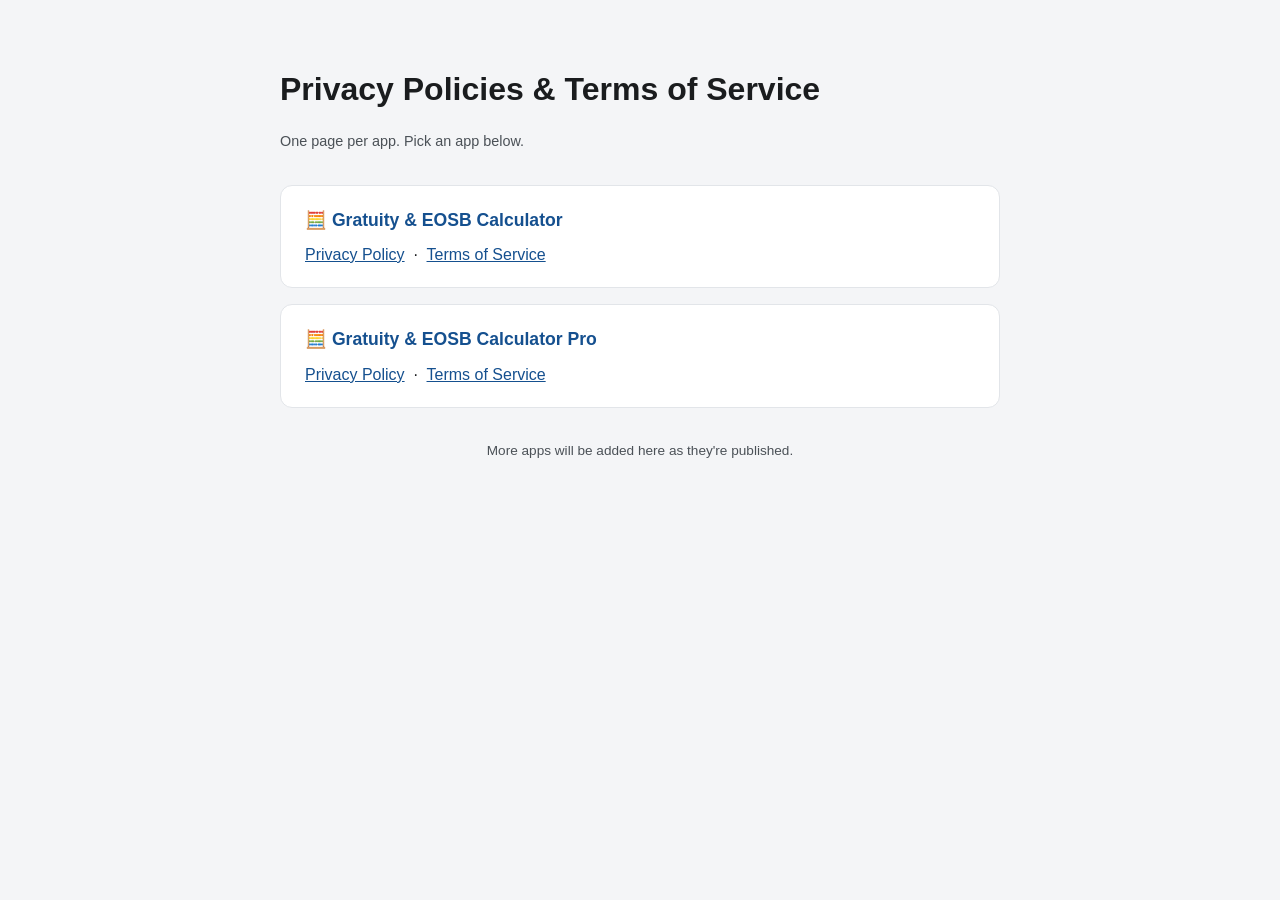
<file: index.html>
<!doctype html>
<html lang="en">
<head>
  <meta charset="utf-8" />
  <meta name="viewport" content="width=device-width, initial-scale=1" />
  <title>Privacy Policies &amp; Terms of Service</title>
  <meta name="description" content="Privacy Policy and Terms of Service pages for all apps." />
  <link rel="stylesheet" href="assets/style.css" />
</head>
<body>
  <div class="page">
    <h2 class="doc-title">Privacy Policies &amp; Terms of Service</h2>
    <p class="meta">One page per app. Pick an app below.</p>

    <section>
      <h2>🧮 Gratuity &amp; EOSB Calculator</h2>
      <p>
        <a href="gratuity-eosb-calculator/privacy-policy.html">Privacy Policy</a>
        &nbsp;·&nbsp;
        <a href="gratuity-eosb-calculator/terms-of-service.html">Terms of Service</a>
      </p>
    </section>

    <section>
      <h2>🧮 Gratuity &amp; EOSB Calculator Pro</h2>
      <p>
        <a href="gratuity-eosb-calculator-pro/privacy-policy.html">Privacy Policy</a>
        &nbsp;·&nbsp;
        <a href="gratuity-eosb-calculator-pro/terms-of-service.html">Terms of Service</a>
      </p>
    </section>

    <p class="footer-note">More apps will be added here as they're published.</p>
  </div>
</body>
</html>
</file>
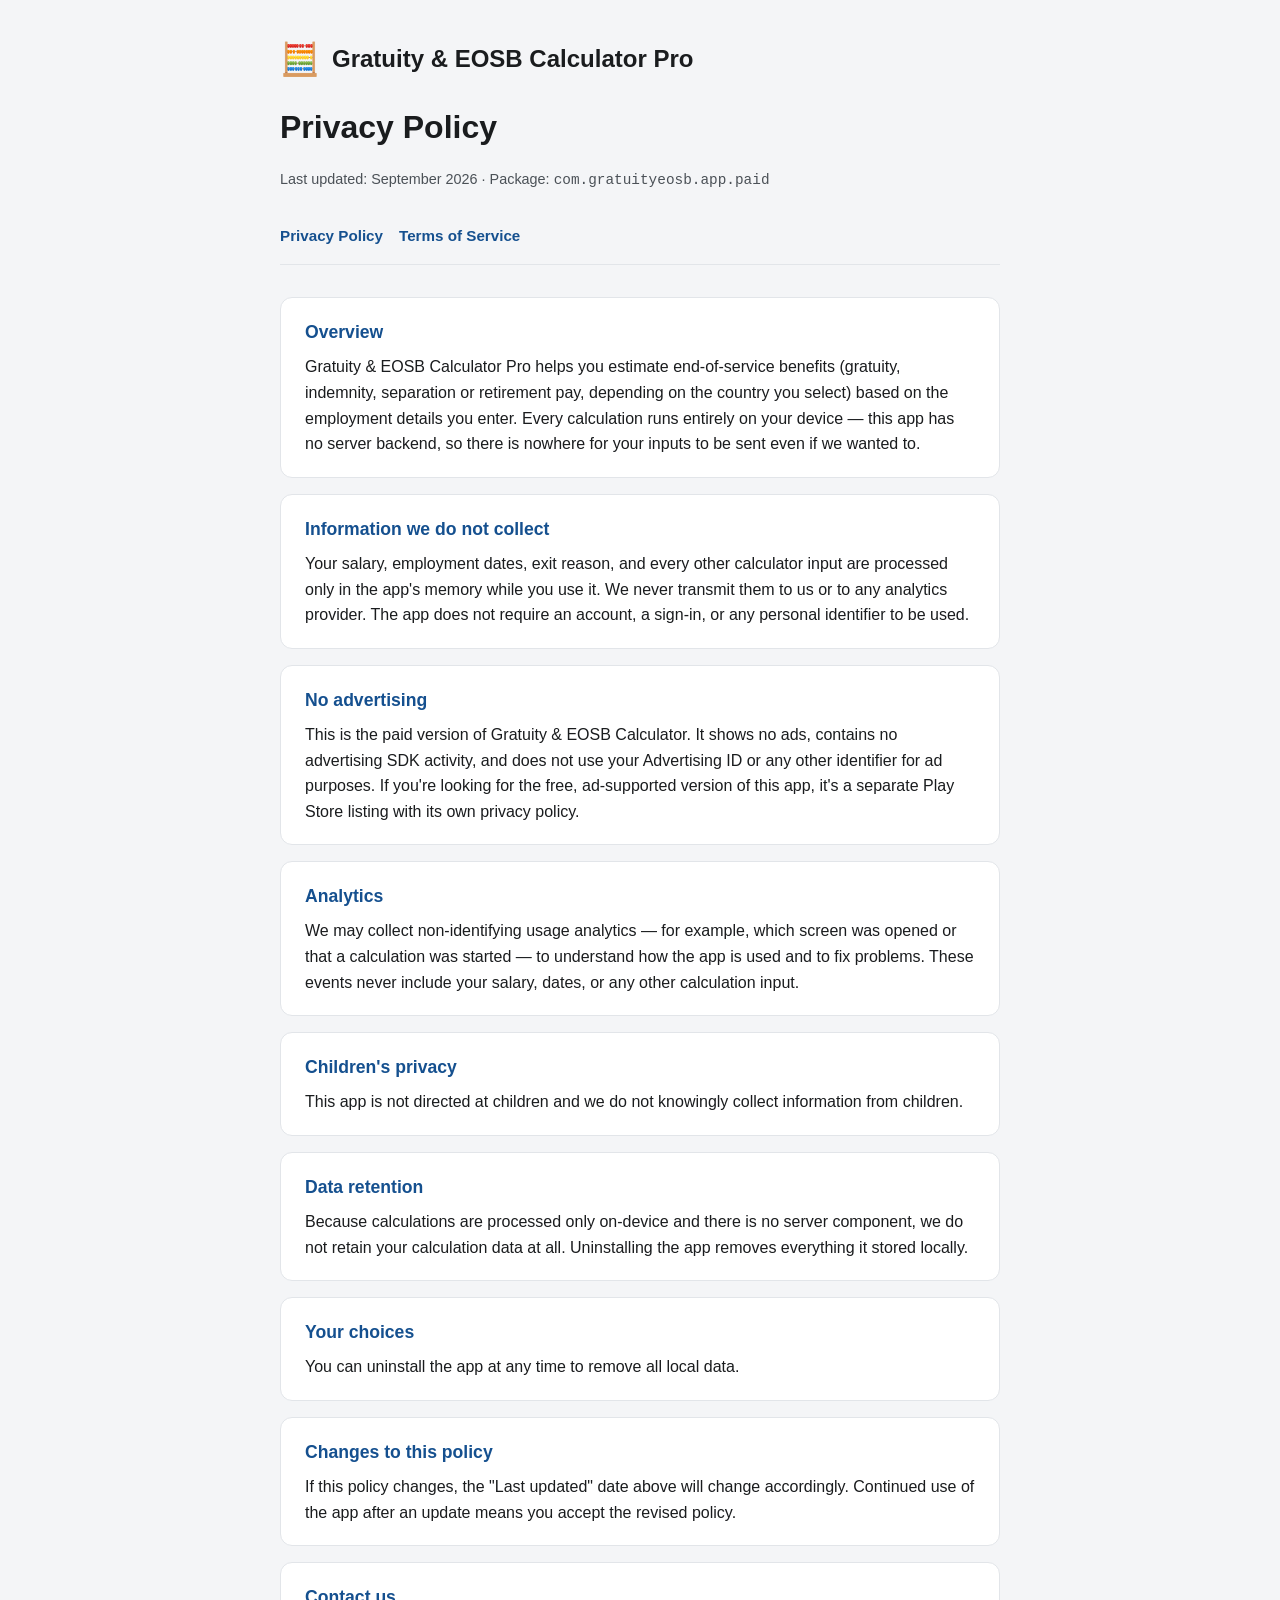
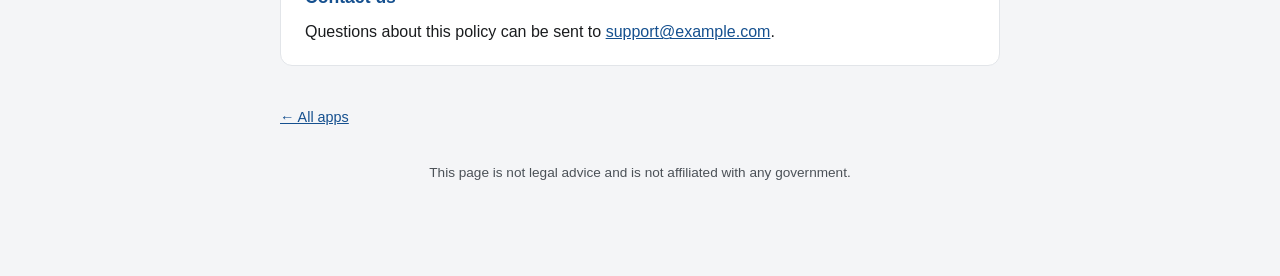
<file: gratuity-eosb-calculator-pro/privacy-policy.html>
<!doctype html>
<html lang="en">
<head>
  <meta charset="utf-8" />
  <meta name="viewport" content="width=device-width, initial-scale=1" />
  <title>Privacy Policy — Gratuity &amp; EOSB Calculator Pro</title>
  <meta name="description" content="Privacy Policy for the Gratuity &amp; EOSB Calculator Pro Android app." />
  <link rel="stylesheet" href="../assets/style.css" />
</head>
<body>
  <div class="page">
    <div class="app-header">
      <span class="emoji">🧮</span>
      <h1>Gratuity &amp; EOSB Calculator Pro</h1>
    </div>

    <h2 class="doc-title">Privacy Policy</h2>
    <p class="meta">Last updated: September 2026 &middot; Package: <code>com.gratuityeosb.app.paid</code></p>

    <div class="doc-nav">
      <a href="privacy-policy.html">Privacy Policy</a>
      <a href="terms-of-service.html">Terms of Service</a>
    </div>

    <section>
      <h2>Overview</h2>
      <p>
        Gratuity &amp; EOSB Calculator Pro helps you estimate end-of-service benefits (gratuity,
        indemnity, separation or retirement pay, depending on the country you select) based on the
        employment details you enter. Every calculation runs entirely on your device — this app
        has no server backend, so there is nowhere for your inputs to be sent even if we wanted to.
      </p>
    </section>

    <section>
      <h2>Information we do not collect</h2>
      <p>
        Your salary, employment dates, exit reason, and every other calculator input are processed
        only in the app's memory while you use it. We never transmit them to us or to any analytics
        provider. The app does not require an account, a sign-in, or any personal identifier to be
        used.
      </p>
    </section>

    <section>
      <h2>No advertising</h2>
      <p>
        This is the paid version of Gratuity &amp; EOSB Calculator. It shows no ads, contains no
        advertising SDK activity, and does not use your Advertising ID or any other identifier for
        ad purposes. If you're looking for the free, ad-supported version of this app, it's a
        separate Play Store listing with its own privacy policy.
      </p>
    </section>

    <section>
      <h2>Analytics</h2>
      <p>
        We may collect non-identifying usage analytics — for example, which screen was opened or
        that a calculation was started — to understand how the app is used and to fix problems.
        These events never include your salary, dates, or any other calculation input.
      </p>
    </section>

    <section>
      <h2>Children's privacy</h2>
      <p>
        This app is not directed at children and we do not knowingly collect information from
        children.
      </p>
    </section>

    <section>
      <h2>Data retention</h2>
      <p>
        Because calculations are processed only on-device and there is no server component, we do
        not retain your calculation data at all. Uninstalling the app removes everything it stored
        locally.
      </p>
    </section>

    <section>
      <h2>Your choices</h2>
      <p>
        You can uninstall the app at any time to remove all local data.
      </p>
    </section>

    <section>
      <h2>Changes to this policy</h2>
      <p>
        If this policy changes, the "Last updated" date above will change accordingly. Continued
        use of the app after an update means you accept the revised policy.
      </p>
    </section>

    <section>
      <h2>Contact us</h2>
      <p>
        Questions about this policy can be sent to
        <a href="mailto:support@example.com">support@example.com</a>.
      </p>
    </section>

    <a class="back-to-index" href="../index.html">&larr; All apps</a>
    <p class="footer-note">This page is not legal advice and is not affiliated with any government.</p>
  </div>
</body>
</html>
</file>
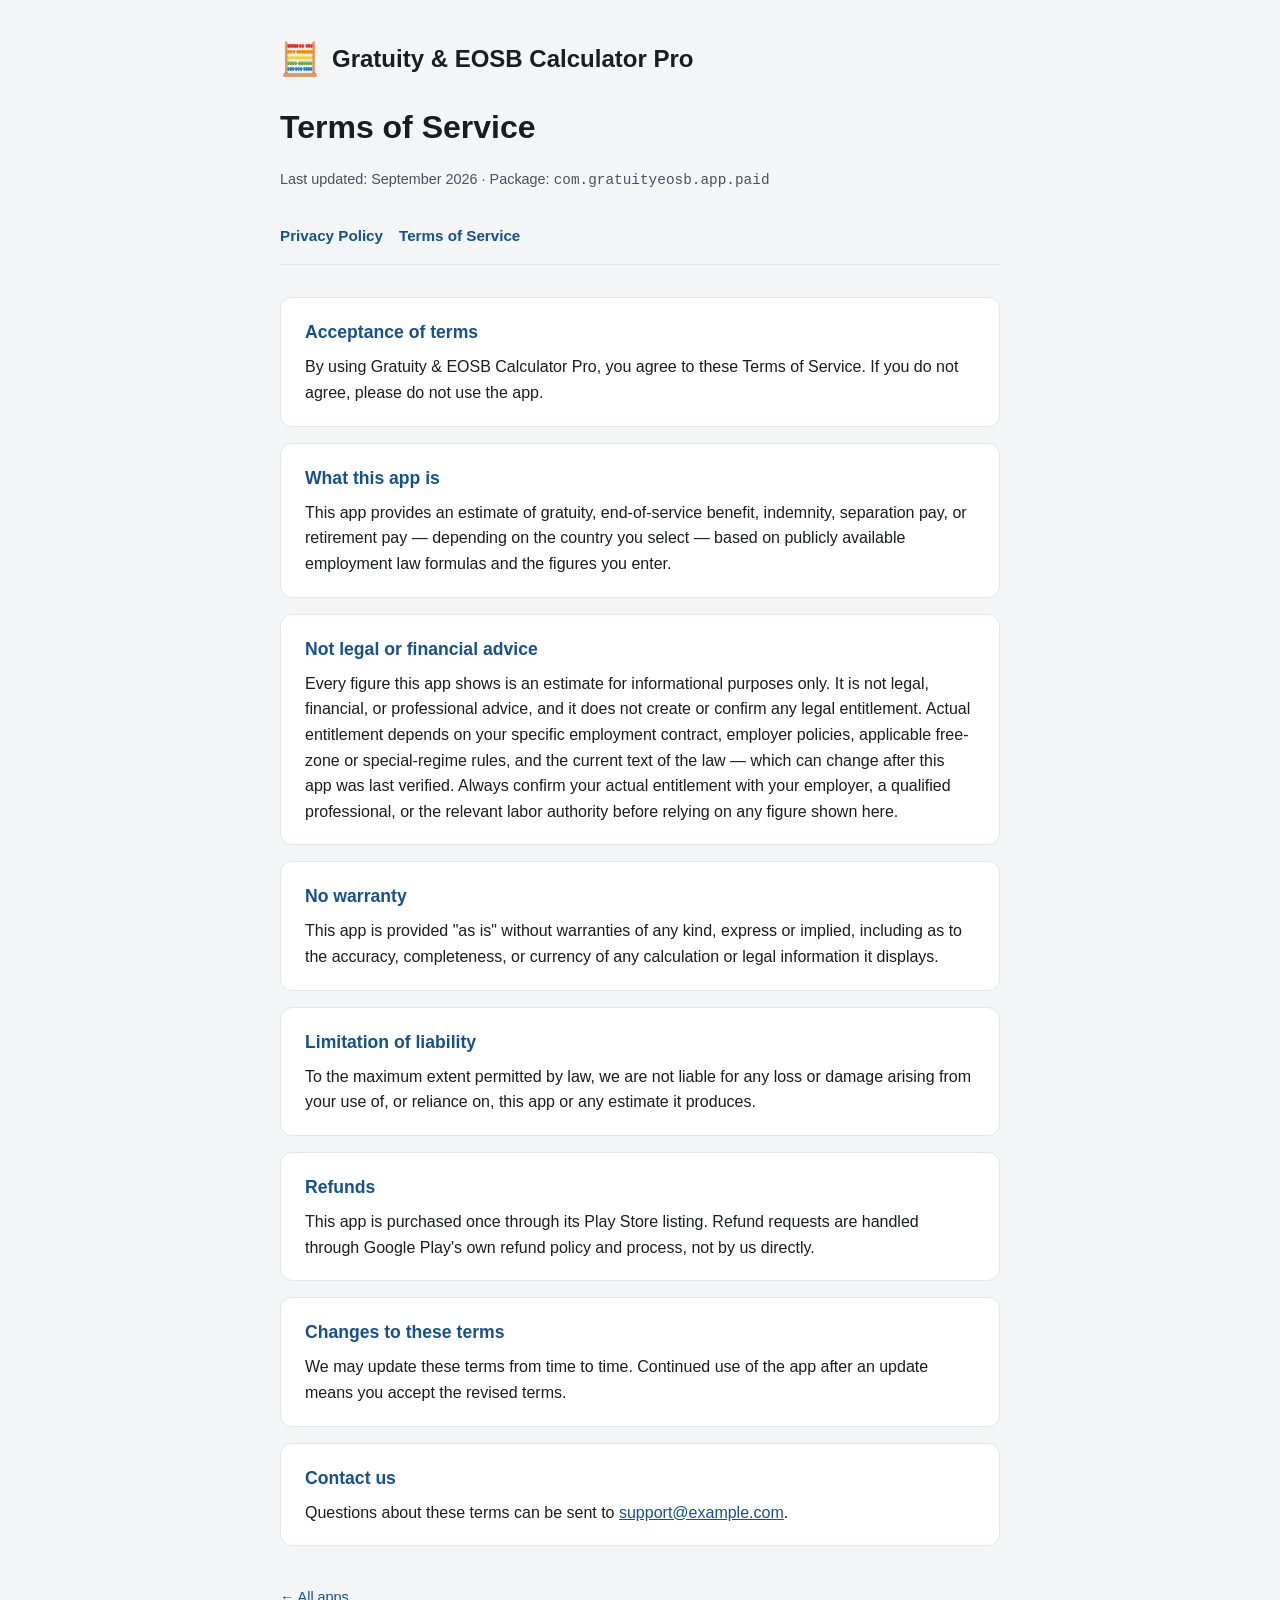
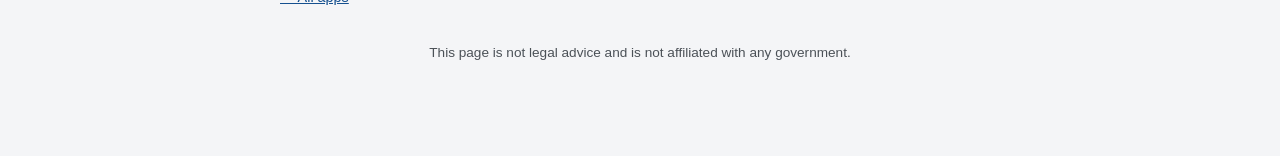
<file: gratuity-eosb-calculator-pro/terms-of-service.html>
<!doctype html>
<html lang="en">
<head>
  <meta charset="utf-8" />
  <meta name="viewport" content="width=device-width, initial-scale=1" />
  <title>Terms of Service — Gratuity &amp; EOSB Calculator Pro</title>
  <meta name="description" content="Terms of Service for the Gratuity &amp; EOSB Calculator Pro Android app." />
  <link rel="stylesheet" href="../assets/style.css" />
</head>
<body>
  <div class="page">
    <div class="app-header">
      <span class="emoji">🧮</span>
      <h1>Gratuity &amp; EOSB Calculator Pro</h1>
    </div>

    <h2 class="doc-title">Terms of Service</h2>
    <p class="meta">Last updated: September 2026 &middot; Package: <code>com.gratuityeosb.app.paid</code></p>

    <div class="doc-nav">
      <a href="privacy-policy.html">Privacy Policy</a>
      <a href="terms-of-service.html">Terms of Service</a>
    </div>

    <section>
      <h2>Acceptance of terms</h2>
      <p>
        By using Gratuity &amp; EOSB Calculator Pro, you agree to these Terms of Service. If you do
        not agree, please do not use the app.
      </p>
    </section>

    <section>
      <h2>What this app is</h2>
      <p>
        This app provides an estimate of gratuity, end-of-service benefit, indemnity, separation
        pay, or retirement pay — depending on the country you select — based on publicly available
        employment law formulas and the figures you enter.
      </p>
    </section>

    <section>
      <h2>Not legal or financial advice</h2>
      <p>
        Every figure this app shows is an estimate for informational purposes only. It is not
        legal, financial, or professional advice, and it does not create or confirm any legal
        entitlement. Actual entitlement depends on your specific employment contract, employer
        policies, applicable free-zone or special-regime rules, and the current text of the law —
        which can change after this app was last verified. Always confirm your actual entitlement
        with your employer, a qualified professional, or the relevant labor authority before
        relying on any figure shown here.
      </p>
    </section>

    <section>
      <h2>No warranty</h2>
      <p>
        This app is provided "as is" without warranties of any kind, express or implied, including
        as to the accuracy, completeness, or currency of any calculation or legal information it
        displays.
      </p>
    </section>

    <section>
      <h2>Limitation of liability</h2>
      <p>
        To the maximum extent permitted by law, we are not liable for any loss or damage arising
        from your use of, or reliance on, this app or any estimate it produces.
      </p>
    </section>

    <section>
      <h2>Refunds</h2>
      <p>
        This app is purchased once through its Play Store listing. Refund requests are handled
        through Google Play's own refund policy and process, not by us directly.
      </p>
    </section>

    <section>
      <h2>Changes to these terms</h2>
      <p>
        We may update these terms from time to time. Continued use of the app after an update
        means you accept the revised terms.
      </p>
    </section>

    <section>
      <h2>Contact us</h2>
      <p>
        Questions about these terms can be sent to
        <a href="mailto:support@example.com">support@example.com</a>.
      </p>
    </section>

    <a class="back-to-index" href="../index.html">&larr; All apps</a>
    <p class="footer-note">This page is not legal advice and is not affiliated with any government.</p>
  </div>
</body>
</html>
</file>
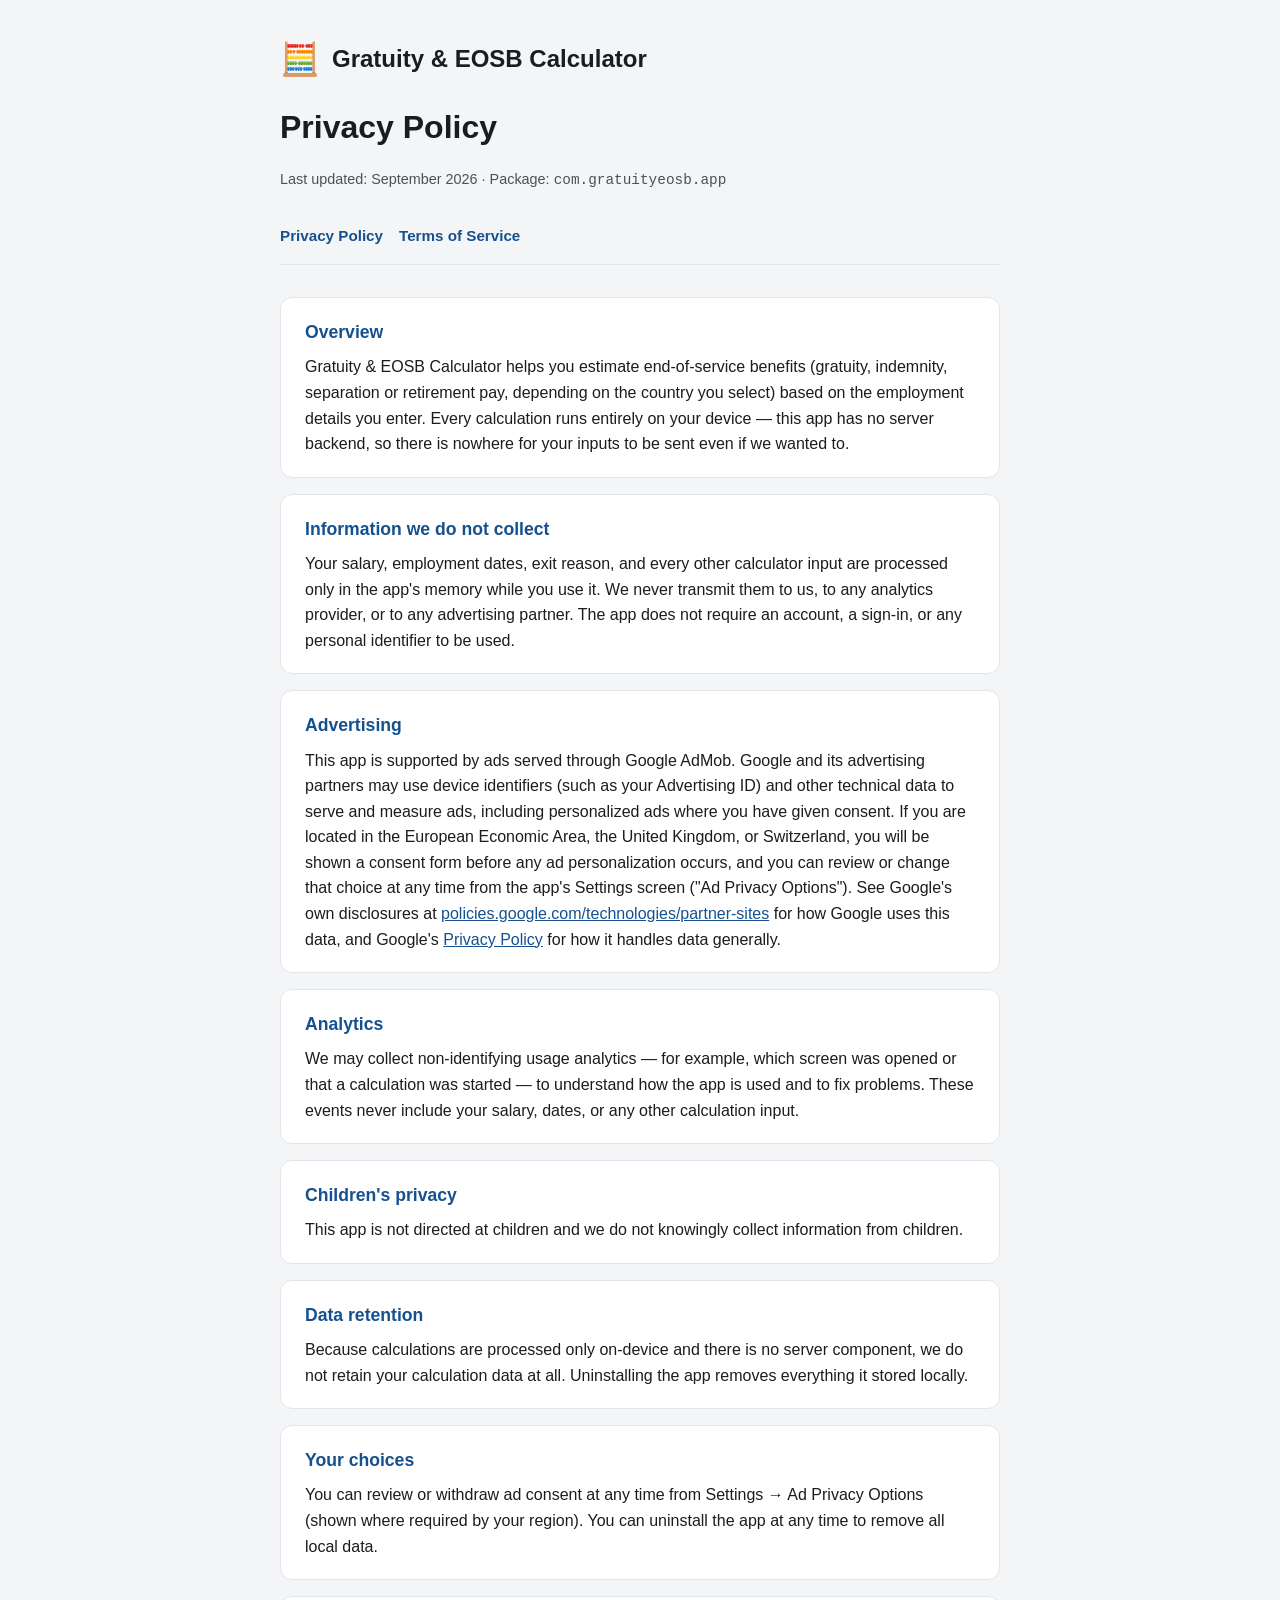
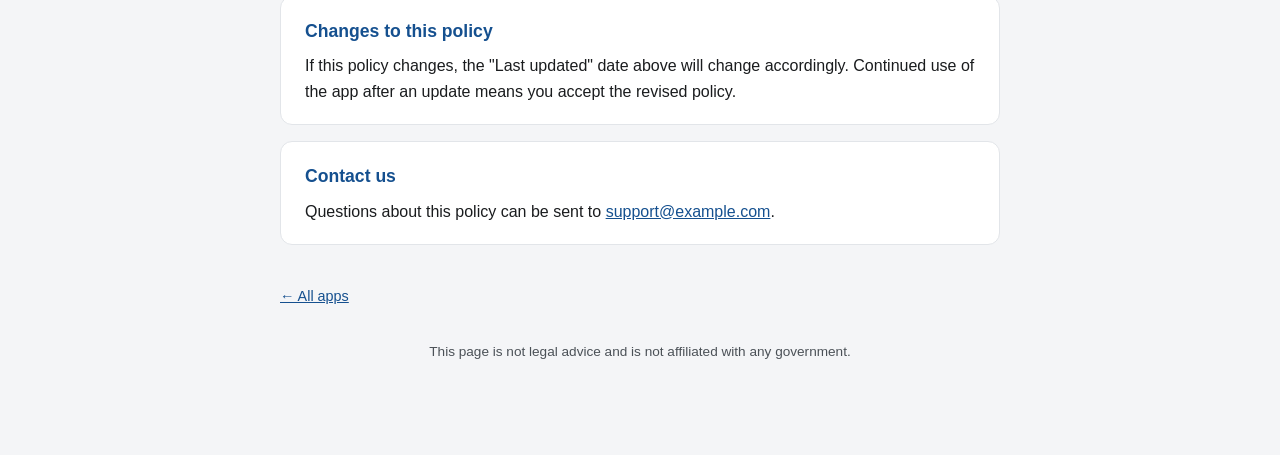
<file: gratuity-eosb-calculator/privacy-policy.html>
<!doctype html>
<html lang="en">
<head>
  <meta charset="utf-8" />
  <meta name="viewport" content="width=device-width, initial-scale=1" />
  <title>Privacy Policy — Gratuity &amp; EOSB Calculator</title>
  <meta name="description" content="Privacy Policy for the Gratuity &amp; EOSB Calculator Android app." />
  <link rel="stylesheet" href="../assets/style.css" />
</head>
<body>
  <div class="page">
    <div class="app-header">
      <span class="emoji">🧮</span>
      <h1>Gratuity &amp; EOSB Calculator</h1>
    </div>

    <h2 class="doc-title">Privacy Policy</h2>
    <p class="meta">Last updated: September 2026 &middot; Package: <code>com.gratuityeosb.app</code></p>

    <div class="doc-nav">
      <a href="privacy-policy.html">Privacy Policy</a>
      <a href="terms-of-service.html">Terms of Service</a>
    </div>

    <section>
      <h2>Overview</h2>
      <p>
        Gratuity &amp; EOSB Calculator helps you estimate end-of-service benefits (gratuity,
        indemnity, separation or retirement pay, depending on the country you select) based on the
        employment details you enter. Every calculation runs entirely on your device — this app
        has no server backend, so there is nowhere for your inputs to be sent even if we wanted to.
      </p>
    </section>

    <section>
      <h2>Information we do not collect</h2>
      <p>
        Your salary, employment dates, exit reason, and every other calculator input are processed
        only in the app's memory while you use it. We never transmit them to us, to any analytics
        provider, or to any advertising partner. The app does not require an account, a sign-in, or
        any personal identifier to be used.
      </p>
    </section>

    <section>
      <h2>Advertising</h2>
      <p>
        This app is supported by ads served through Google AdMob. Google and its advertising
        partners may use device identifiers (such as your Advertising ID) and other technical data
        to serve and measure ads, including personalized ads where you have given consent. If you
        are located in the European Economic Area, the United Kingdom, or Switzerland, you will be
        shown a consent form before any ad personalization occurs, and you can review or change
        that choice at any time from the app's Settings screen ("Ad Privacy Options"). See Google's
        own disclosures at
        <a href="https://policies.google.com/technologies/partner-sites" target="_blank" rel="noopener">policies.google.com/technologies/partner-sites</a>
        for how Google uses this data, and Google's
        <a href="https://policies.google.com/privacy" target="_blank" rel="noopener">Privacy Policy</a>
        for how it handles data generally.
      </p>
    </section>

    <section>
      <h2>Analytics</h2>
      <p>
        We may collect non-identifying usage analytics — for example, which screen was opened or
        that a calculation was started — to understand how the app is used and to fix problems.
        These events never include your salary, dates, or any other calculation input.
      </p>
    </section>

    <section>
      <h2>Children's privacy</h2>
      <p>
        This app is not directed at children and we do not knowingly collect information from
        children.
      </p>
    </section>

    <section>
      <h2>Data retention</h2>
      <p>
        Because calculations are processed only on-device and there is no server component, we do
        not retain your calculation data at all. Uninstalling the app removes everything it stored
        locally.
      </p>
    </section>

    <section>
      <h2>Your choices</h2>
      <p>
        You can review or withdraw ad consent at any time from Settings → Ad Privacy Options (shown
        where required by your region). You can uninstall the app at any time to remove all local
        data.
      </p>
    </section>

    <section>
      <h2>Changes to this policy</h2>
      <p>
        If this policy changes, the "Last updated" date above will change accordingly. Continued
        use of the app after an update means you accept the revised policy.
      </p>
    </section>

    <section>
      <h2>Contact us</h2>
      <p>
        Questions about this policy can be sent to
        <a href="mailto:support@example.com">support@example.com</a>.
      </p>
    </section>

    <a class="back-to-index" href="../index.html">&larr; All apps</a>
    <p class="footer-note">This page is not legal advice and is not affiliated with any government.</p>
  </div>
</body>
</html>
</file>
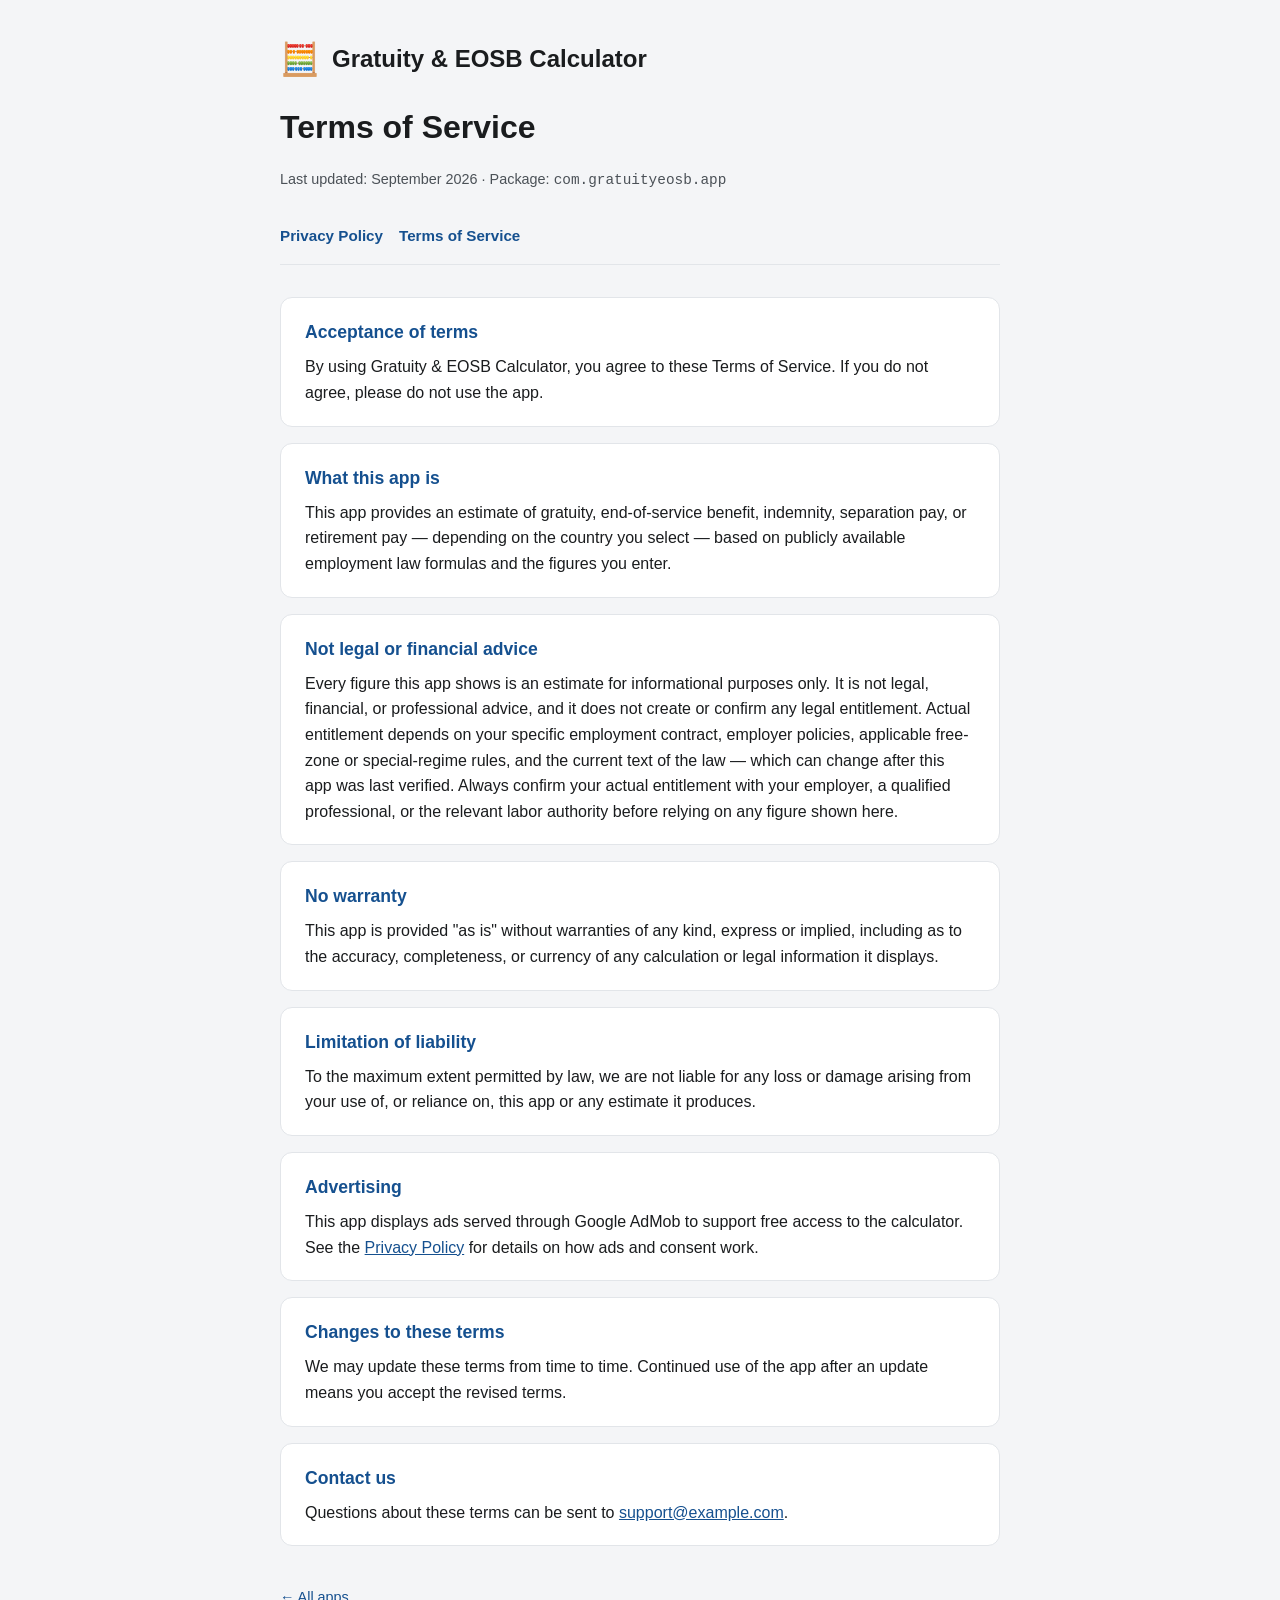
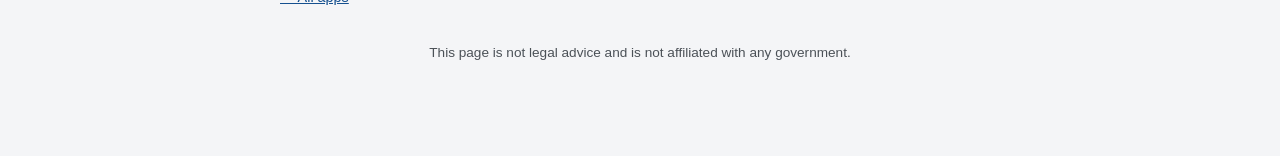
<file: gratuity-eosb-calculator/terms-of-service.html>
<!doctype html>
<html lang="en">
<head>
  <meta charset="utf-8" />
  <meta name="viewport" content="width=device-width, initial-scale=1" />
  <title>Terms of Service — Gratuity &amp; EOSB Calculator</title>
  <meta name="description" content="Terms of Service for the Gratuity &amp; EOSB Calculator Android app." />
  <link rel="stylesheet" href="../assets/style.css" />
</head>
<body>
  <div class="page">
    <div class="app-header">
      <span class="emoji">🧮</span>
      <h1>Gratuity &amp; EOSB Calculator</h1>
    </div>

    <h2 class="doc-title">Terms of Service</h2>
    <p class="meta">Last updated: September 2026 &middot; Package: <code>com.gratuityeosb.app</code></p>

    <div class="doc-nav">
      <a href="privacy-policy.html">Privacy Policy</a>
      <a href="terms-of-service.html">Terms of Service</a>
    </div>

    <section>
      <h2>Acceptance of terms</h2>
      <p>
        By using Gratuity &amp; EOSB Calculator, you agree to these Terms of Service. If you do not
        agree, please do not use the app.
      </p>
    </section>

    <section>
      <h2>What this app is</h2>
      <p>
        This app provides an estimate of gratuity, end-of-service benefit, indemnity, separation
        pay, or retirement pay — depending on the country you select — based on publicly available
        employment law formulas and the figures you enter.
      </p>
    </section>

    <section>
      <h2>Not legal or financial advice</h2>
      <p>
        Every figure this app shows is an estimate for informational purposes only. It is not
        legal, financial, or professional advice, and it does not create or confirm any legal
        entitlement. Actual entitlement depends on your specific employment contract, employer
        policies, applicable free-zone or special-regime rules, and the current text of the law —
        which can change after this app was last verified. Always confirm your actual entitlement
        with your employer, a qualified professional, or the relevant labor authority before
        relying on any figure shown here.
      </p>
    </section>

    <section>
      <h2>No warranty</h2>
      <p>
        This app is provided "as is" without warranties of any kind, express or implied, including
        as to the accuracy, completeness, or currency of any calculation or legal information it
        displays.
      </p>
    </section>

    <section>
      <h2>Limitation of liability</h2>
      <p>
        To the maximum extent permitted by law, we are not liable for any loss or damage arising
        from your use of, or reliance on, this app or any estimate it produces.
      </p>
    </section>

    <section>
      <h2>Advertising</h2>
      <p>
        This app displays ads served through Google AdMob to support free access to the
        calculator. See the
        <a href="privacy-policy.html">Privacy Policy</a>
        for details on how ads and consent work.
      </p>
    </section>

    <section>
      <h2>Changes to these terms</h2>
      <p>
        We may update these terms from time to time. Continued use of the app after an update
        means you accept the revised terms.
      </p>
    </section>

    <section>
      <h2>Contact us</h2>
      <p>
        Questions about these terms can be sent to
        <a href="mailto:support@example.com">support@example.com</a>.
      </p>
    </section>

    <a class="back-to-index" href="../index.html">&larr; All apps</a>
    <p class="footer-note">This page is not legal advice and is not affiliated with any government.</p>
  </div>
</body>
</html>
</file>
<file: assets/style.css>
/* Shared stylesheet for all apps' privacy policy / terms pages in this repo.
   Keep this app-agnostic — no per-app branding here, just clean, readable legal-document styling. */

:root {
  --ink: #1a1c1e;
  --ink-soft: #4b5157;
  --bg: #ffffff;
  --bg-soft: #f4f5f7;
  --accent: #15508f;
  --border: #e2e5e9;
  --max-width: 760px;
}

* {
  box-sizing: border-box;
}

body {
  margin: 0;
  padding: 0;
  background: var(--bg-soft);
  color: var(--ink);
  font-family: -apple-system, BlinkMacSystemFont, "Segoe UI", Roboto, Helvetica, Arial, sans-serif;
  line-height: 1.6;
}

.page {
  max-width: var(--max-width);
  margin: 0 auto;
  padding: 40px 20px 80px;
}

.app-header {
  display: flex;
  align-items: center;
  gap: 12px;
  margin-bottom: 8px;
}

.app-header .emoji {
  font-size: 2rem;
  line-height: 1;
}

.app-header h1 {
  font-size: 1.5rem;
  margin: 0;
}

.doc-title {
  font-size: 2rem;
  margin: 24px 0 4px;
}

.meta {
  color: var(--ink-soft);
  font-size: 0.9rem;
  margin-bottom: 32px;
}

.doc-nav {
  display: flex;
  gap: 16px;
  margin-bottom: 32px;
  padding-bottom: 16px;
  border-bottom: 1px solid var(--border);
}

.doc-nav a {
  color: var(--accent);
  text-decoration: none;
  font-weight: 600;
  font-size: 0.95rem;
}

.doc-nav a:hover {
  text-decoration: underline;
}

section {
  background: var(--bg);
  border: 1px solid var(--border);
  border-radius: 12px;
  padding: 20px 24px;
  margin-bottom: 16px;
}

section h2 {
  font-size: 1.1rem;
  margin: 0 0 8px;
  color: var(--accent);
}

section p {
  margin: 0 0 8px;
  color: var(--ink);
}

section p:last-child {
  margin-bottom: 0;
}

a {
  color: var(--accent);
}

.footer-note {
  margin-top: 32px;
  font-size: 0.85rem;
  color: var(--ink-soft);
  text-align: center;
}

.back-to-index {
  display: inline-block;
  margin-top: 24px;
  font-size: 0.9rem;
}
</file>
